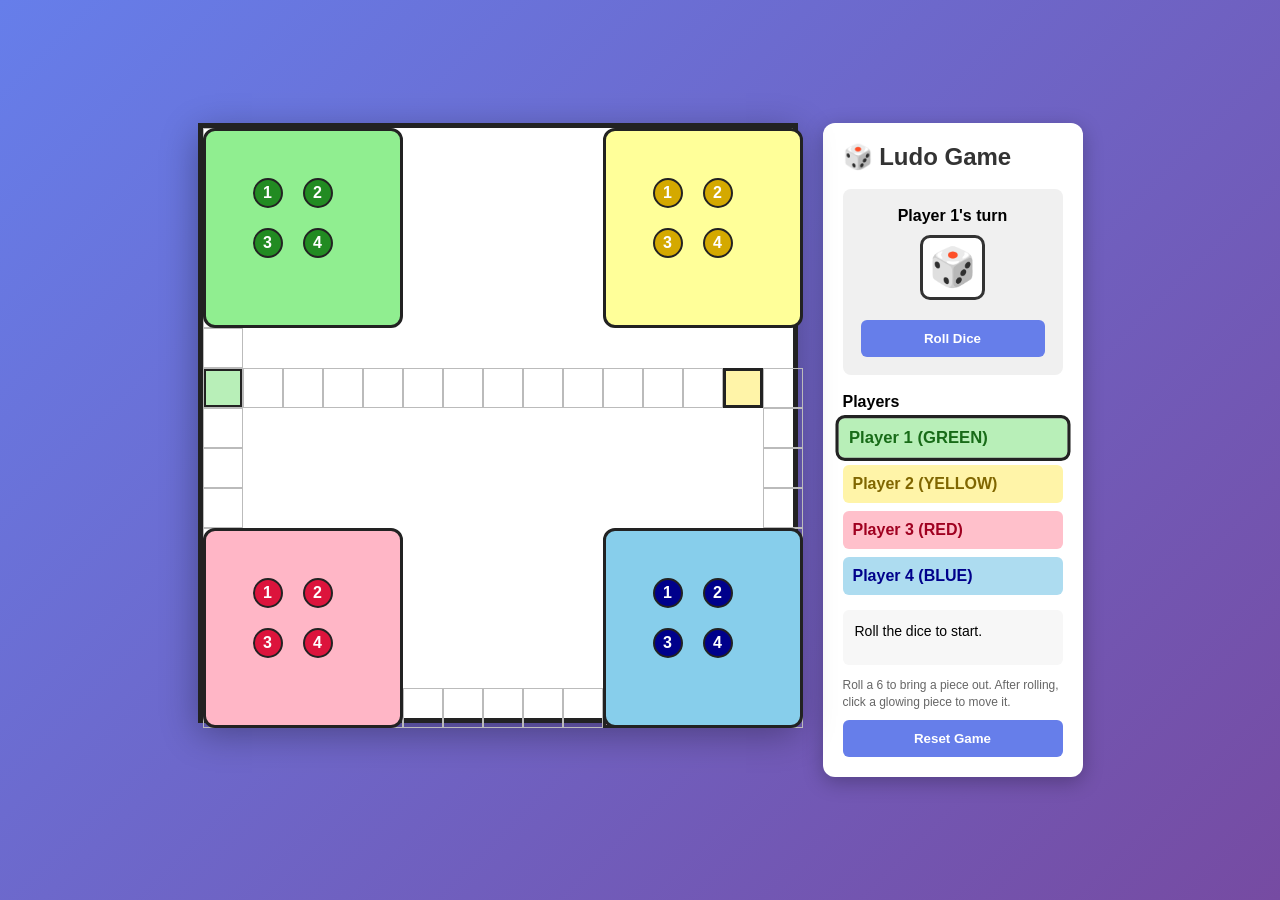
<file: ludo.html>
<!DOCTYPE html>
<html lang="en">
<head>
<meta charset="UTF-8">
<meta name="viewport" content="width=device-width, initial-scale=1.0">
<title>Playable Ludo Game</title>
<style>
*{box-sizing:border-box;margin:0;padding:0}body{font-family:Arial,sans-serif;min-height:100vh;display:flex;justify-content:center;align-items:center;padding:20px;background:linear-gradient(135deg,#667eea,#764ba2)}
.container{display:flex;gap:25px;align-items:flex-start}.game-board{width:600px;height:600px;position:relative;background:#fff;border:5px solid #222;box-shadow:0 10px 35px #0005}.cell{position:absolute;width:40px;height:40px;border:1px solid #bbb;display:flex;align-items:center;justify-content:center;font-size:10px}.cell.green{background:#b8efb8}.cell.yellow{background:#fff4a8}.cell.red{background:#ffc0cb}.cell.blue{background:#addcf0}.cell.start{border:3px solid #222}.home{width:200px;height:200px;position:absolute;border:3px solid #222;border-radius:12px;z-index:1}.home.green{background:#90ee90}.home.yellow{background:#ffff99}.home.red{background:#ffb6c6}.home.blue{background:#87ceeb}.piece{width:30px;height:30px;border-radius:50%;position:absolute;z-index:5;display:flex;align-items:center;justify-content:center;color:#fff;font-weight:bold;border:2px solid #222;cursor:pointer;transition:all .25s}.piece.green{background:#228b22}.piece.yellow{background:#d4a900}.piece.red{background:#dc143c}.piece.blue{background:#00008b}.piece.movable{outline:4px solid #fff;box-shadow:0 0 0 6px #333;animation:pulse 1s infinite}@keyframes pulse{50%{transform:scale(1.12)}}.sidebar{width:260px;background:#fff;padding:20px;border-radius:12px;box-shadow:0 5px 20px #0004}.sidebar h1{font-size:24px;margin-bottom:18px;color:#333}.dice-section{text-align:center;background:#f0f0f0;padding:18px;border-radius:8px}.dice{width:65px;height:65px;margin:10px auto;border:3px solid #333;border-radius:10px;background:#fff;display:flex;align-items:center;justify-content:center;font-size:38px;font-weight:bold;transition:transform .4s}.button{width:100%;padding:11px;margin-top:10px;border:0;border-radius:6px;background:#667eea;color:white;font-weight:bold;cursor:pointer}.button:hover{background:#764ba2}.button:disabled{background:#aaa;cursor:not-allowed}.player-info{padding:10px;margin-top:8px;border-radius:6px;font-weight:bold}.player-info.green{background:#b8efb8;color:#176b17}.player-info.yellow{background:#fff4a8;color:#806600}.player-info.red{background:#ffc0cb;color:#a00020}.player-info.blue{background:#addcf0;color:#00008b}.player-info.active{outline:3px solid #222;transform:scale(1.04)}.status{margin-top:15px;padding:12px;background:#f7f7f7;border-radius:6px;line-height:1.4;min-height:55px;font-size:14px}.hint{font-size:12px;color:#666;margin-top:12px;line-height:1.4}@media(max-width:930px){.container{transform:scale(.82);transform-origin:top center;margin-bottom:-100px}}@media(max-width:700px){.container{flex-direction:column;align-items:center;transform:scale(.58);margin-bottom:-230px}.sidebar{width:600px}}
</style>
</head>
<body>
<div class="container">
  <div class="game-board" id="gameBoard"></div>
  <aside class="sidebar">
    <h1>🎲 Ludo Game</h1>
    <div class="dice-section"><strong id="turnTitle">Player 1's turn</strong><div class="dice" id="dice">🎲</div><button class="button" id="rollBtn">Roll Dice</button></div>
    <div style="margin-top:18px"><strong>Players</strong><div id="playersContainer"></div></div>
    <div class="status" id="statusText">Roll the dice to start.</div>
    <div class="hint">Roll a 6 to bring a piece out. After rolling, click a glowing piece to move it.</div>
    <button class="button" id="resetBtn">Reset Game</button>
  </aside>
</div>
<script>
const SIZE=40;
// 52 spaces around the outside of the 15x15 board.
const path=[];
for(let c=0;c<15;c++)path.push({x:c,y:6});
for(let r=7;r<15;r++)path.push({x:14,y:r});
for(let c=13;c>=0;c--)path.push({x:c,y:14});
for(let r=13;r>=0;r--)path.push({x:0,y:r});
for(let c=1;c<15;c++)path.push({x:c,y:0});
for(let r=1;r<6;r++)path.push({x:14,y:r});
// Use the first 52 unique route spaces (the final two corners are not used).
const route=path.slice(0,52), starts=[0,13,26,39];
const colors=['green','yellow','red','blue'];
let game;
function newGame(){game={current:0,dice:0,rolled:false,players:colors.map(color=>({color,positions:[-1,-1,-1,-1]}))};}
function makeBoard(){const board=document.getElementById('gameBoard');board.innerHTML='';
  for(let i=0;i<route.length;i++){const cell=document.createElement('div');cell.className='cell';cell.style.left=route[i].x*SIZE+'px';cell.style.top=route[i].y*SIZE+'px';if(i===0||i===13||i===26||i===39)cell.classList.add(colors[starts.indexOf(i)]);cell.classList.toggle('start',starts.includes(i));board.appendChild(cell)}
  [{c:'green',x:0,y:0},{c:'yellow',x:400,y:0},{c:'red',x:0,y:400},{c:'blue',x:400,y:400}].forEach(h=>{const el=document.createElement('div');el.className='home '+h.c;el.style.left=h.x+'px';el.style.top=h.y+'px';board.appendChild(el)});
}
function homePosition(player,index){const spots=[[50,50],[100,50],[50,100],[100,100]];const offsets=[[0,0],[400,0],[0,400],[400,400]][player];return{x:offsets[0]+spots[index][0],y:offsets[1]+spots[index][1]};}
function piecePosition(player,index){const progress=game.players[player].positions[index];if(progress<0||progress>=52)return homePosition(player,index);const spot=route[(starts[player]+progress)%52];return{x:spot.x*SIZE+5,y:spot.y*SIZE+5};}
function renderPieces(){const board=document.getElementById('gameBoard');board.querySelectorAll('.piece').forEach(p=>p.remove());game.players.forEach((player,pi)=>player.positions.forEach((_,i)=>{const p=document.createElement('div');p.className='piece '+player.color;p.id=`piece-${pi}-${i}`;p.textContent=i+1;const pos=piecePosition(pi,i);p.style.left=pos.x+'px';p.style.top=pos.y+'px';if(game.rolled&&pi===game.current&&canMove(pi,i))p.classList.add('movable');p.addEventListener('click',()=>movePiece(pi,i));board.appendChild(p)}));}
function canMove(pi,i){if(!game.rolled||pi!==game.current)return false;const pos=game.players[pi].positions[i];return pos<52&&(pos>=0||game.dice===6)&&(pos<0?1:pos+game.dice)<=52;}
function rollDice(){if(game.rolled)return;game.dice=Math.floor(Math.random()*6)+1;game.rolled=true;document.getElementById('dice').textContent=game.dice;document.getElementById('dice').style.transform='rotate(360deg)';setTimeout(()=>document.getElementById('dice').style.transform='',350);const movable=game.players[game.current].positions.some((_,i)=>canMove(game.current,i));if(movable){setStatus(`Player ${game.current+1} rolled ${game.dice}. Click a glowing piece.`)}else{setStatus(`Player ${game.current+1} rolled ${game.dice}, but has no valid move.`);setTimeout(nextTurn,900)};update();}
function movePiece(pi,i){if(!canMove(pi,i))return;const player=game.players[pi];player.positions[i]=player.positions[i]<0?0:player.positions[i]+game.dice;const finished=player.positions[i]===52;game.rolled=false;document.getElementById('dice').textContent='🎲';if(finished)setStatus(`Player ${pi+1} brought piece ${i+1} home!`);else setStatus(`Piece ${i+1} moved ${game.dice} space${game.dice===1?'':'s'}.`);if(game.dice!==6)setTimeout(nextTurn,700);update();}
function nextTurn(){game.current=(game.current+1)%4;game.rolled=false;game.dice=0;document.getElementById('dice').textContent='🎲';setStatus(`Player ${game.current+1}'s turn. Roll the dice.`);update();}
function setStatus(t){document.getElementById('statusText').textContent=t;}
function update(){document.getElementById('turnTitle').textContent=`Player ${game.current+1}'s turn`;document.getElementById('rollBtn').disabled=game.rolled;document.getElementById('playersContainer').innerHTML=game.players.map((p,i)=>`<div class="player-info ${p.color} ${i===game.current?'active':''}">Player ${i+1} (${p.color.toUpperCase()})</div>`).join('');renderPieces();}
function reset(){newGame();makeBoard();setStatus('Roll the dice to start.');update();}
document.getElementById('rollBtn').addEventListener('click',rollDice);document.getElementById('resetBtn').addEventListener('click',reset);reset();
</script>
</body>
</html>
</file>
